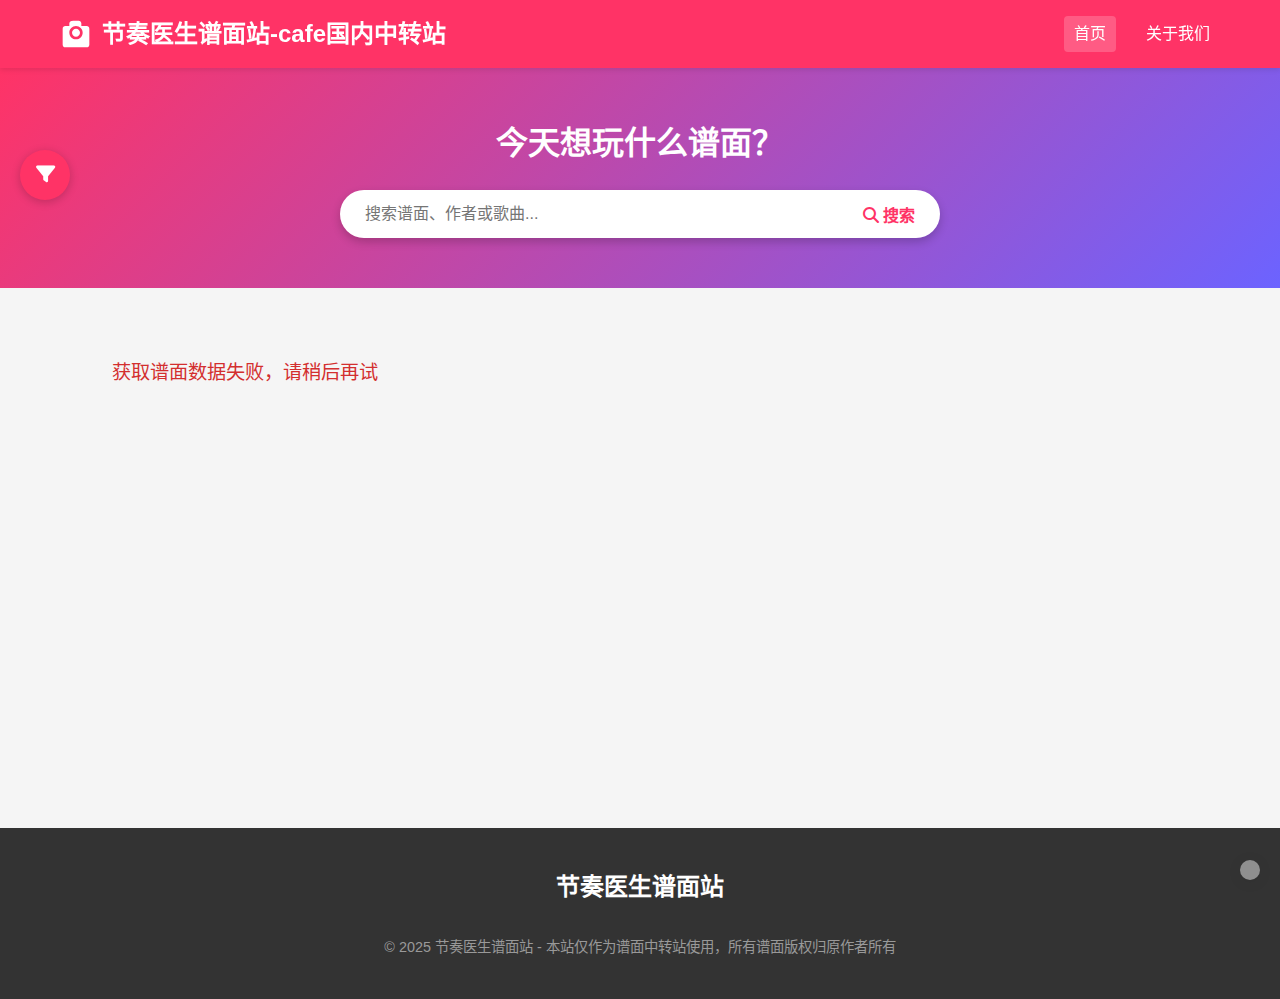
<file: index.html>
<!DOCTYPE html>
<html lang="zh-CN">
<head>
    <meta charset="UTF-8">
    <meta name="viewport" content="width=device-width, initial-scale=1.0">
    <meta http-equiv="Cache-Control" content="no-store, no-cache, must-revalidate, proxy-revalidate, max-age=0">
    <meta http-equiv="Pragma" content="no-cache">
    <meta http-equiv="Expires" content="0">
    <!-- 添加内容安全策略，防止XSS攻击 -->
    <meta http-equiv="Content-Security-Policy" content="default-src 'self'; script-src 'self'; style-src 'self' https://lf9-cdn-tos.bytecdntp.com; img-src 'self' https://s1.ax1x.com https://codex.rhythm.cafe data:; font-src 'self' https://lf9-cdn-tos.bytecdntp.com; connect-src 'self';">
    <title>节奏医生谱面站 - Rhythm Doctor中文谱面资源</title>
    <!-- 添加favicon -->
    <link rel="icon" href="favicon.svg" type="image/svg+xml">
    <!-- 使用字节跳动静态资源库 -->
    <link href="https://lf9-cdn-tos.bytecdntp.com/cdn/expire-1-M/font-awesome/6.0.0/css/all.min.css" rel="stylesheet">
    <link href="css/index.css" rel="stylesheet">
</head>
<body>
    <!-- 导航栏 -->
    <header>
        <div class="nav-container container">
            <div class="logo">
                <img src="[data-uri]" alt="Logo">
                <h1>节奏医生谱面站-cafe国内中转站</h1>
            </div>
            <nav class="nav-links">
                <a href="index.html" class="active">首页</a>
                <a href="about.html">关于我们</a>
            </nav>
        </div>
    </header>

    <!-- 搜索部分 -->
    <section class="search-section">
        <div class="container">
            <h2 class="search-title">今天想玩什么谱面？</h2>
            <div class="search-box">
                <input type="text" class="search-input" id="search-input" placeholder="搜索谱面、作者或歌曲...">
                <button class="search-button" id="search-button">
                    <i class="fas fa-search"></i> 搜索
                </button>
            </div>
        </div>
    </section>

    <!-- 筛选器侧边栏按钮 -->
    <button class="sidebar-toggle" id="sidebar-toggle">
        <i class="fas fa-filter"></i>
    </button>
    
    <!-- 遮罩层 -->
    <div class="sidebar-overlay" id="sidebar-overlay"></div>
    
    <!-- 筛选器侧边栏容器 -->
    <div class="sidebar-container" id="sidebar-container">
        <div class="filters-container">
            <h2 class="filters-title">筛选选项</h2>
            
            <!-- 标签筛选 -->
            <div class="filter-group">
                <h3 class="filter-title"><i class="fas fa-tags"></i> 标签 <span class="total-count">(5241)</span></h3>
                <div class="filter-search">
                    <input type="text" class="filter-search-input" placeholder="筛选...">
                </div>
                <ul class="filter-list" id="tag-filters">
                    <li class="filter-item">
                        <input type="checkbox" id="tag-1p" class="filter-checkbox" data-filter="tag" value="1p">
                        <label for="tag-1p" class="filter-label">1p <span class="filter-count">1102</span></label>
                    </li>
                    <li class="filter-item">
                        <input type="checkbox" id="tag-2p" class="filter-checkbox" data-filter="tag" value="2p">
                        <label for="tag-2p" class="filter-label">2p <span class="filter-count">420</span></label>
                    </li>
                    <li class="filter-item">
                        <input type="checkbox" id="tag-oneshots" class="filter-checkbox" data-filter="tag" value="oneshots">
                        <label for="tag-oneshots" class="filter-label">oneshots <span class="filter-count">340</span></label>
                    </li>
                    <li class="filter-item">
                        <input type="checkbox" id="tag-oneshot" class="filter-checkbox" data-filter="tag" value="oneshot">
                        <label for="tag-oneshot" class="filter-label">oneshot <span class="filter-count">287</span></label>
                    </li>
                    <li class="filter-item">
                        <input type="checkbox" id="tag-slow" class="filter-checkbox" data-filter="tag" value="slow">
                        <label for="tag-slow" class="filter-label">slow <span class="filter-count">285</span></label>
                    </li>
                    <li class="filter-item">
                        <input type="checkbox" id="tag-fast" class="filter-checkbox" data-filter="tag" value="fast">
                        <label for="tag-fast" class="filter-label">fast <span class="filter-count">254</span></label>
                    </li>
                    <li class="filter-item">
                        <input type="checkbox" id="tag-syncopation" class="filter-checkbox" data-filter="tag" value="syncopation">
                        <label for="tag-syncopation" class="filter-label">syncopation <span class="filter-count">252</span></label>
                    </li>
                    <li class="filter-item">
                        <input type="checkbox" id="tag-meme" class="filter-checkbox" data-filter="tag" value="meme">
                        <label for="tag-meme" class="filter-label">meme <span class="filter-count">188</span></label>
                    </li>
                    <li class="filter-item">
                        <input type="checkbox" id="tag-classic" class="filter-checkbox" data-filter="tag" value="classic">
                        <label for="tag-classic" class="filter-label">classic <span class="filter-count">153</span></label>
                    </li>
                    <li class="filter-item">
                        <input type="checkbox" id="tag-8beat" class="filter-checkbox" data-filter="tag" value="8beat">
                        <label for="tag-8beat" class="filter-label">8beat <span class="filter-count">143</span></label>
                    </li>
                </ul>
            </div>

            <!-- 作者筛选 -->
            <div class="filter-group">
                <h3 class="filter-title"><i class="fas fa-users"></i> 作者 <span class="total-count">(728)</span></h3>
                <div class="filter-search">
                    <input type="text" class="filter-search-input" placeholder="筛选...">
                </div>
                <ul class="filter-list" id="author-filters">
                    <li class="filter-item">
                        <input type="checkbox" id="author-xeno" class="filter-checkbox" data-filter="author" value="Xeno">
                        <label for="author-xeno" class="filter-label">Xeno <span class="filter-count">181</span></label>
                    </li>
                    <li class="filter-item">
                        <input type="checkbox" id="author-dps" class="filter-checkbox" data-filter="author" value="DPS2004">
                        <label for="author-dps" class="filter-label">DPS2004 <span class="filter-count">71</span></label>
                    </li>
                    <li class="filter-item">
                        <input type="checkbox" id="author-willowpoke" class="filter-checkbox" data-filter="author" value="willowpoke">
                        <label for="author-willowpoke" class="filter-label">willowpoke <span class="filter-count">68</span></label>
                    </li>
                    <li class="filter-item">
                        <input type="checkbox" id="author-mario" class="filter-checkbox" data-filter="author" value="MarioMak967">
                        <label for="author-mario" class="filter-label">MarioMak967 <span class="filter-count">68</span></label>
                    </li>
                    <li class="filter-item">
                        <input type="checkbox" id="author-het" class="filter-checkbox" data-filter="author" value="Het">
                        <label for="author-het" class="filter-label">Het <span class="filter-count">60</span></label>
                    </li>
                    <li class="filter-item">
                        <input type="checkbox" id="author-123wenhuaxu" class="filter-checkbox" data-filter="author" value="123wenhuaxu">
                        <label for="author-123wenhuaxu" class="filter-label">123wenhuaxu <span class="filter-count">58</span></label>
                    </li>
                    <li class="filter-item">
                        <input type="checkbox" id="author-healion123" class="filter-checkbox" data-filter="author" value="Healion123">
                        <label for="author-healion123" class="filter-label">Healion123 <span class="filter-count">57</span></label>
                    </li>
                    <li class="filter-item">
                        <input type="checkbox" id="author-blu" class="filter-checkbox" data-filter="author" value="blu">
                        <label for="author-blu" class="filter-label">blu <span class="filter-count">52</span></label>
                    </li>
                    <li class="filter-item">
                        <input type="checkbox" id="author-kin" class="filter-checkbox" data-filter="author" value="Kin">
                        <label for="author-kin" class="filter-label">Kin <span class="filter-count">48</span></label>
                    </li>
                    <li class="filter-item">
                        <input type="checkbox" id="author-kat" class="filter-checkbox" data-filter="author" value="Kat">
                        <label for="author-kat" class="filter-label">Kat <span class="filter-count">46</span></label>
                    </li>
                </ul>
            </div>

            <!-- 艺术家筛选 -->
            <div class="filter-group">
                <h3 class="filter-title"><i class="fas fa-music"></i> 艺术家 <span class="total-count">(2447)</span></h3>
                <div class="filter-search">
                    <input type="text" class="filter-search-input" placeholder="筛选...">
                </div>
                <ul class="filter-list" id="artist-filters">
                    <li class="filter-item">
                        <input type="checkbox" id="artist-toby" class="filter-checkbox" data-filter="artist" value="Toby Fox">
                        <label for="artist-toby" class="filter-label">Toby Fox <span class="filter-count">59</span></label>
                    </li>
                    <li class="filter-item">
                        <input type="checkbox" id="artist-fizzd" class="filter-checkbox" data-filter="artist" value="Fizzd">
                        <label for="artist-fizzd" class="filter-label">Fizzd <span class="filter-count">57</span></label>
                    </li>
                    <li class="filter-item">
                        <input type="checkbox" id="artist-frums" class="filter-checkbox" data-filter="artist" value="Frums">
                        <label for="artist-frums" class="filter-label">Frums <span class="filter-count">37</span></label>
                    </li>
                    <li class="filter-item">
                        <input type="checkbox" id="artist-xeno" class="filter-checkbox" data-filter="artist" value="Xeno">
                        <label for="artist-xeno" class="filter-label">Xeno <span class="filter-count">23</span></label>
                    </li>
                    <li class="filter-item">
                        <input type="checkbox" id="artist-louie" class="filter-checkbox" data-filter="artist" value="Louie Zong">
                        <label for="artist-louie" class="filter-label">Louie Zong <span class="filter-count">23</span></label>
                    </li>
                    <li class="filter-item">
                        <input type="checkbox" id="artist-atsuover" class="filter-checkbox" data-filter="artist" value="atsuover">
                        <label for="artist-atsuover" class="filter-label">atsuover <span class="filter-count">21</span></label>
                    </li>
                    <li class="filter-item">
                        <input type="checkbox" id="artist-lemon" class="filter-checkbox" data-filter="artist" value="Lemon Demon">
                        <label for="artist-lemon" class="filter-label">Lemon Demon <span class="filter-count">20</span></label>
                    </li>
                    <li class="filter-item">
                        <input type="checkbox" id="artist-hafiz" class="filter-checkbox" data-filter="artist" value="fizzd (Hafiz Azman)">
                        <label for="artist-hafiz" class="filter-label">fizzd (Hafiz Azman) <span class="filter-count">20</span></label>
                    </li>
                    <li class="filter-item">
                        <input type="checkbox" id="artist-plum" class="filter-checkbox" data-filter="artist" value="Plum">
                        <label for="artist-plum" class="filter-label">Plum <span class="filter-count">18</span></label>
                    </li>
                    <li class="filter-item">
                        <input type="checkbox" id="artist-camellia" class="filter-checkbox" data-filter="artist" value="かめりあ (Camellia)">
                        <label for="artist-camellia" class="filter-label">かめりあ (Camellia) <span class="filter-count">17</span></label>
                    </li>
                </ul>
            </div>

            <!-- 难度筛选 -->
            <div class="filter-group">
                <h3 class="filter-title"><i class="fas fa-chart-line"></i> 难度 <span class="total-count">(4)</span></h3>
                <ul class="filter-list" id="difficulty-filters">
                    <li class="filter-item">
                        <input type="checkbox" id="diff-0" class="filter-checkbox" data-filter="difficulty" value="0">
                        <label for="diff-0" class="filter-label">Easy <span class="filter-count">869</span></label>
                    </li>
                    <li class="filter-item">
                        <input type="checkbox" id="diff-1" class="filter-checkbox" data-filter="difficulty" value="1">
                        <label for="diff-1" class="filter-label">Medium <span class="filter-count">1748</span></label>
                    </li>
                    <li class="filter-item">
                        <input type="checkbox" id="diff-2" class="filter-checkbox" data-filter="difficulty" value="2">
                        <label for="diff-2" class="filter-label">Tough <span class="filter-count">1093</span></label>
                    </li>
                    <li class="filter-item">
                        <input type="checkbox" id="diff-3" class="filter-checkbox" data-filter="difficulty" value="3">
                        <label for="diff-3" class="filter-label">Very Tough <span class="filter-count">238</span></label>
                    </li>
                </ul>
            </div>
            
            <!-- 同行评审筛选 -->
            <div class="filter-group">
                <h3 class="filter-title"><i class="fas fa-check-circle"></i> 同行评审</h3>
                <ul class="filter-list" id="review-filters">
                    <li class="filter-item">
                        <input type="radio" id="review-peer" name="review" class="filter-checkbox" data-filter="review" value="peer" checked>
                        <label for="review-peer" class="filter-label">Only peer-reviewed levels</label>
                    </li>
                    <li class="filter-item">
                        <input type="radio" id="review-all" name="review" class="filter-checkbox" data-filter="review" value="all">
                        <label for="review-all" class="filter-label">All levels</label>
                    </li>
                </ul>
            </div>

            <!-- 应用筛选按钮 -->
            <div class="filter-actions">
                <button id="apply-filters" class="apply-filters-btn">应用筛选</button>
                <button id="reset-filters" class="reset-filters-btn">重置筛选</button>
            </div>
        </div>
    </div>

    <!-- 主要内容部分 -->
    <main class="main-content">
        <div class="content-wrapper container" id="content-wrapper">
            <!-- 加载指示器 -->
            <div id="loading-indicator" class="loading-indicator">
                <div class="spinner"></div>
                <p>正在加载谱面数据...</p>
            </div>

            <!-- 谱面展示 -->
            <div class="levels-grid" id="levels-grid">
                <!-- 谱面卡片将由JavaScript动态生成 -->
            </div>

            <!-- 分页部分 -->
            <div class="pagination" id="pagination">
                <!-- 分页将由JavaScript动态生成 -->
            </div>
        </div>
    </main>

    <!-- 页脚部分 -->
    <footer>
        <div class="footer-content container">
            <div class="footer-logo">节奏医生谱面站</div>
            <div class="footer-copyright">
                © 2025 节奏医生谱面站 - 本站仅作为谱面中转站使用，所有谱面版权归原作者所有
            </div>
        </div>
    </footer>

    <!-- JavaScript -->
    <script src="js/index.js"></script>
</body>
</html>
</file>
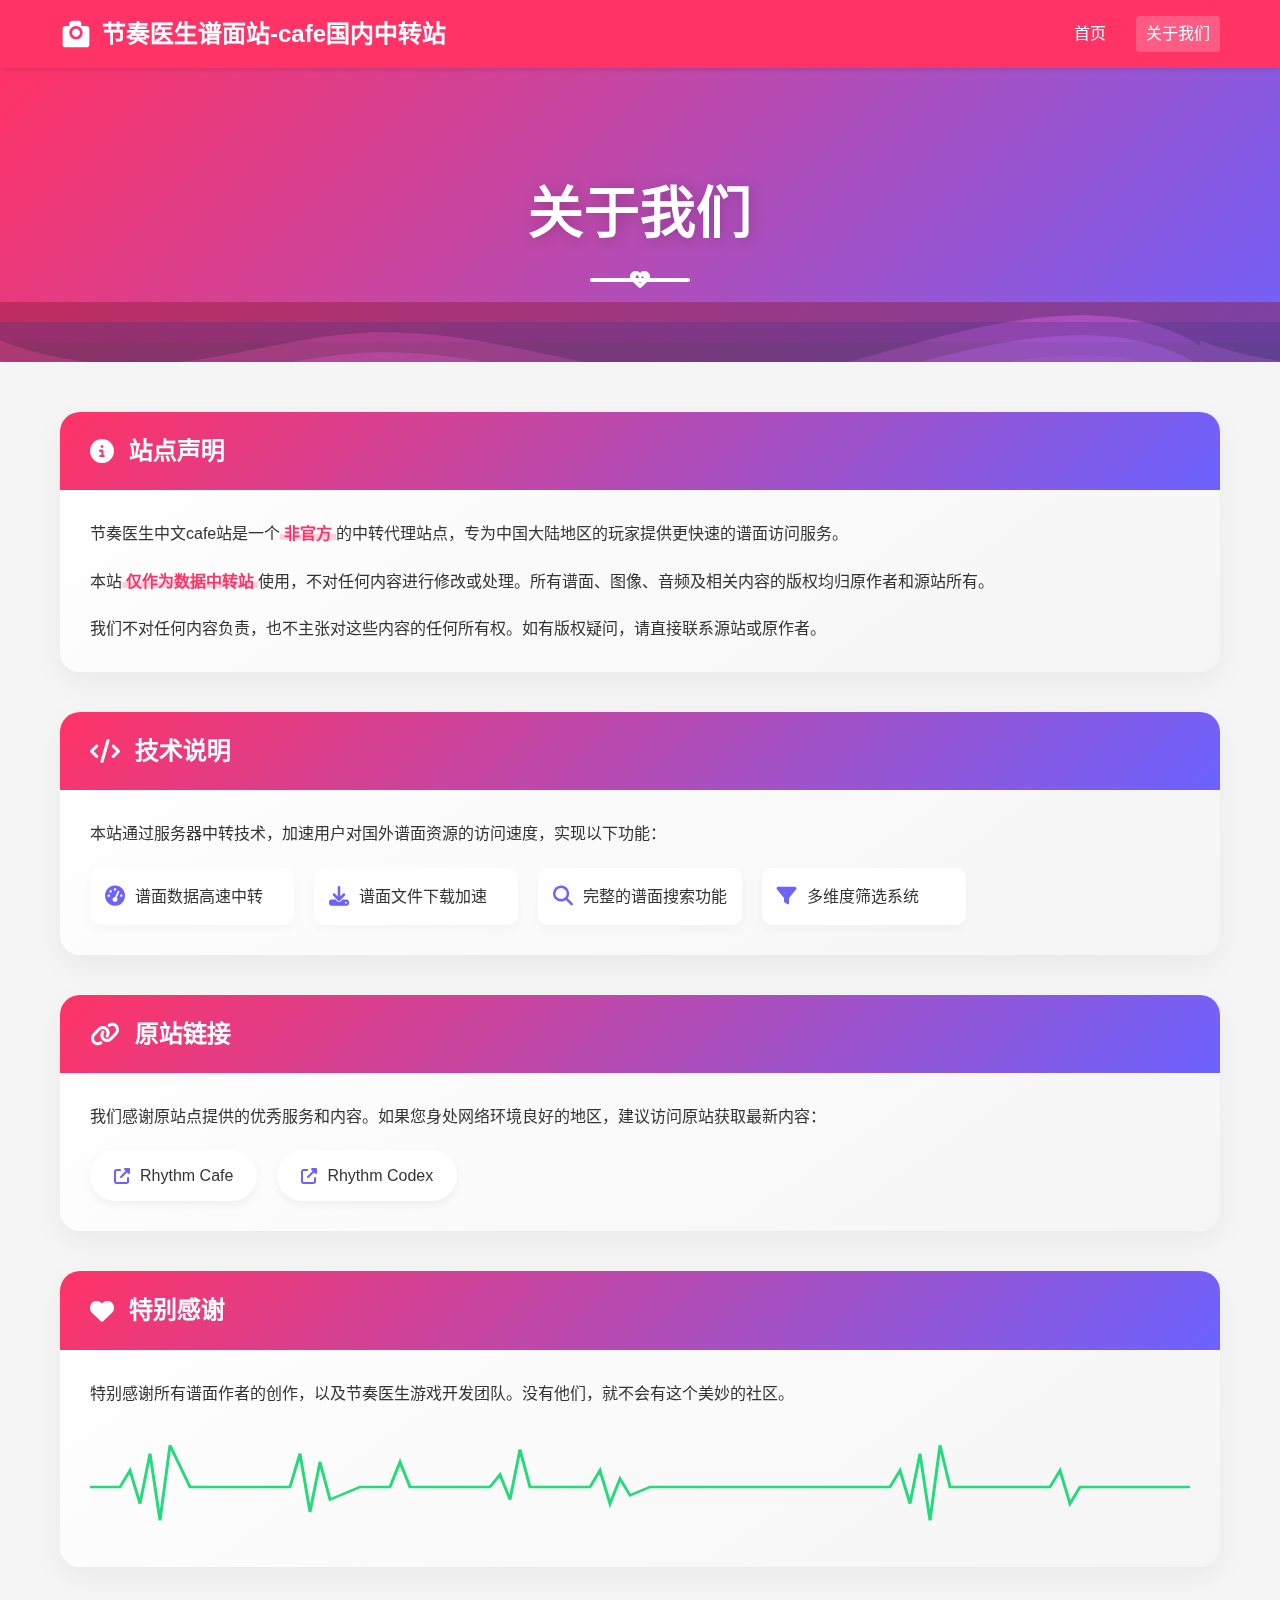
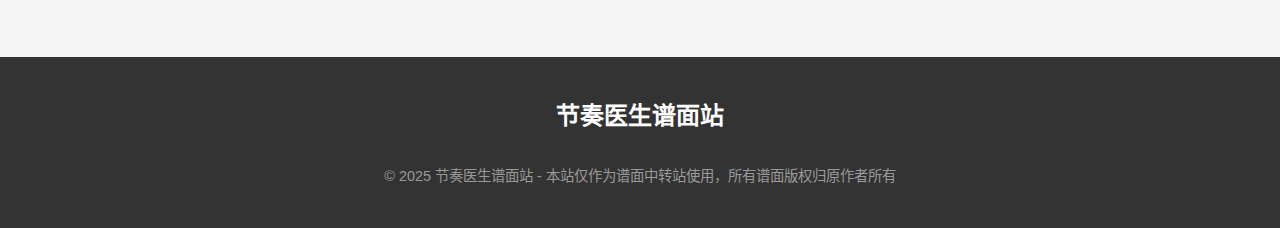
<file: about.html>
<!DOCTYPE html>
<html lang="zh-CN">
<head>
    <meta charset="UTF-8">
    <meta name="viewport" content="width=device-width, initial-scale=1.0">
    <meta http-equiv="Content-Security-Policy" content="default-src 'self'; script-src 'self'; style-src 'self' https://lf9-cdn-tos.bytecdntp.com; img-src 'self' https://s1.ax1x.com https://codex.rhythm.cafe data:; font-src 'self' https://lf9-cdn-tos.bytecdntp.com; connect-src 'self';">
    <title>关于我们 - 节奏医生谱面站</title>
    <!-- 添加favicon -->
    <link rel="icon" href="favicon.svg" type="image/svg+xml">
    <!-- 使用字节跳动静态资源库 -->
    <link href="https://lf9-cdn-tos.bytecdntp.com/cdn/expire-1-M/font-awesome/6.0.0/css/all.min.css" rel="stylesheet">
    <link href="css/index.css" rel="stylesheet">
    <link href="css/about.css" rel="stylesheet">
</head>
<body>
    <!-- 导航栏 -->
    <header>
        <div class="nav-container container">
            <div class="logo">
                <img src="[data-uri]" alt="Logo">
                <h1>节奏医生谱面站-cafe国内中转站</h1>
            </div>
            <nav class="nav-links">
                <a href="index.html">首页</a>
                <a href="about.html" class="active">关于我们</a>
            </nav>
        </div>
    </header>

    <!-- 关于我们内容 -->
    <main class="about-main">
        <!-- 顶部标题区域 -->
        <section class="about-hero">
            <div class="container">
                <div class="about-hero-content">
                    <h2 class="about-title">关于我们</h2>
                    <div class="beat-line"><i class="fas fa-heartbeat pulse"></i></div>
                </div>
            </div>
            <div class="wave-container">
                <div class="wave"></div>
                <div class="wave"></div>
                <div class="wave"></div>
            </div>
        </section>
        
        <!-- 声明区域 -->
        <section class="about-content">
            <div class="container">
                <div class="about-card">
                    <div class="about-card-header">
                        <i class="fas fa-info-circle"></i>
                        <h3>站点声明</h3>
                    </div>
                    <div class="about-card-body">
                        <p>节奏医生中文cafe站是一个<span class="highlight">非官方</span>的中转代理站点，专为中国大陆地区的玩家提供更快速的谱面访问服务。</p>
                        <p>本站<span class="highlight">仅作为数据中转站</span>使用，不对任何内容进行修改或处理。所有谱面、图像、音频及相关内容的版权均归原作者和源站所有。</p>
                        <p>我们不对任何内容负责，也不主张对这些内容的任何所有权。如有版权疑问，请直接联系源站或原作者。</p>
                    </div>
                </div>
                
                <div class="about-card">
                    <div class="about-card-header">
                        <i class="fas fa-code"></i>
                        <h3>技术说明</h3>
                    </div>
                    <div class="about-card-body">
                        <p>本站通过服务器中转技术，加速用户对国外谱面资源的访问速度，实现以下功能：</p>
                        <ul class="feature-list">
                            <li><i class="fas fa-tachometer-alt"></i> <span>谱面数据高速中转</span></li>
                            <li><i class="fas fa-download"></i> <span>谱面文件下载加速</span></li>
                            <li><i class="fas fa-search"></i> <span>完整的谱面搜索功能</span></li>
                            <li><i class="fas fa-filter"></i> <span>多维度筛选系统</span></li>
                        </ul>
                    </div>
                </div>
                
                <div class="about-card">
                    <div class="about-card-header">
                        <i class="fas fa-link"></i>
                        <h3>原站链接</h3>
                    </div>
                    <div class="about-card-body">
                        <p>我们感谢原站点提供的优秀服务和内容。如果您身处网络环境良好的地区，建议访问原站获取最新内容：</p>
                        <div class="source-links">
                            <a href="https://rhythm.cafe/" target="_blank" rel="noopener noreferrer" class="source-link">
                                <i class="fas fa-external-link-alt"></i>
                                <span>Rhythm Cafe</span>
                            </a>
                            <a href="https://codex.rhythm.cafe/" target="_blank" rel="noopener noreferrer" class="source-link">
                                <i class="fas fa-external-link-alt"></i>
                                <span>Rhythm Codex</span>
                            </a>
                        </div>
                    </div>
                </div>
                
                <div class="about-card">
                    <div class="about-card-header">
                        <i class="fas fa-heart"></i>
                        <h3>特别感谢</h3>
                    </div>
                    <div class="about-card-body">
                        <p>特别感谢所有谱面作者的创作，以及节奏医生游戏开发团队。没有他们，就不会有这个美妙的社区。</p>
                        <div class="heartbeat-container">
                            <div class="heartbeat"></div>
                        </div>
                    </div>
                </div>
            </div>
        </section>
    </main>

    <!-- 页脚部分 -->
    <footer>
        <div class="footer-content container">
            <div class="footer-logo">节奏医生谱面站</div>
            <div class="footer-copyright">
                © 2025 节奏医生谱面站 - 本站仅作为谱面中转站使用，所有谱面版权归原作者所有
            </div>
        </div>
    </footer>

    <!-- JavaScript -->
    <script src="js/about.js"></script>
</body>
</html>
</file>
<file: css/index.css>
/* 全局样式 */
:root {
    --primary-color: #ff3366;
    --secondary-color: #6c63ff;
    --accent-color: #4caf50;
    --background-color: #f5f5f5;
    --card-bg: #ffffff;
    --text-color: #333333;
    --text-light: #666666;
    --border-color: #e0e0e0;
    --shadow-color: rgba(0, 0, 0, 0.1);
    --animation-speed: 0.3s;
    --sidebar-width: 300px;
}

* {
    margin: 0;
    padding: 0;
    box-sizing: border-box;
}

body {
    font-family: "PingFang SC", "Microsoft YaHei", sans-serif;
    background-color: var(--background-color);
    color: var(--text-color);
    line-height: 1.6;
}

.container {
    max-width: 1200px;
    margin: 0 auto;
    padding: 0 20px;
}

a {
    text-decoration: none;
    color: var(--primary-color);
    transition: color var(--animation-speed) ease;
}

a:hover {
    color: var(--secondary-color);
}

/* 导航栏样式 */
header {
    background-color: var(--primary-color);
    color: white;
    padding: 15px 0;
    box-shadow: 0 2px 5px var(--shadow-color);
    position: sticky;
    top: 0;
    z-index: 100;
}

.nav-container {
    display: flex;
    justify-content: space-between;
    align-items: center;
}

.logo {
    display: flex;
    align-items: center;
}

.logo img {
    height: 32px;
    margin-right: 10px;
}

.logo h1 {
    font-size: 1.5rem;
    font-weight: 600;
}

.nav-links {
    display: flex;
    gap: 20px;
}

.nav-links a {
    color: white;
    font-weight: 500;
    padding: 5px 10px;
    border-radius: 4px;
    transition: background-color var(--animation-speed) ease;
}

.nav-links a:hover, .nav-links a.active {
    background-color: rgba(255, 255, 255, 0.2);
}

/* 搜索部分样式 */
.search-section {
    background: linear-gradient(135deg, var(--primary-color), var(--secondary-color));
    padding: 50px 0;
    color: white;
    text-align: center;
}

.search-title {
    font-size: 2rem;
    margin-bottom: 20px;
    font-weight: 600;
}

.search-box {
    display: flex;
    max-width: 600px;
    margin: 0 auto;
    box-shadow: 0 4px 10px rgba(0, 0, 0, 0.2);
    border-radius: 50px;
    overflow: hidden;
}

.search-input {
    flex: 1;
    padding: 15px 25px;
    border: none;
    outline: none;
    font-size: 1rem;
}

.search-button {
    background-color: white;
    color: var(--primary-color);
    border: none;
    padding: 0 25px;
    cursor: pointer;
    font-weight: 600;
    font-size: 1rem;
    transition: background-color var(--animation-speed) ease;
}

.search-button:hover {
    background-color: #f0f0f0;
}

/* 侧边栏切换按钮 */
.sidebar-toggle {
    position: fixed;
    left: 20px;
    top: 150px;
    background-color: var(--primary-color);
    color: white;
    border: none;
    width: 50px;
    height: 50px;
    border-radius: 50%;
    font-size: 1.2rem;
    cursor: pointer;
    box-shadow: 0 2px 10px rgba(0, 0, 0, 0.2);
    z-index: 99;
    display: flex;
    align-items: center;
    justify-content: center;
    transition: transform var(--animation-speed) ease, background-color var(--animation-speed) ease;
}

.sidebar-toggle:hover {
    background-color: var(--secondary-color);
    transform: scale(1.05);
}

/* 遮罩层 */
.sidebar-overlay {
    position: fixed;
    top: 0;
    left: 0;
    width: 100%;
    height: 100%;
    background-color: rgba(0, 0, 0, 0.5);
    z-index: 98;
    opacity: 0;
    visibility: hidden;
    transition: opacity var(--animation-speed) ease, visibility var(--animation-speed) ease;
}

.sidebar-overlay.active {
    opacity: 1;
    visibility: visible;
}

/* 筛选器侧边栏 */
.sidebar-container {
    position: fixed;
    top: 0;
    left: -110%; /* 使用更大的负值确保完全隐藏 */
    width: var(--sidebar-width);
    height: 100%;
    background-color: white;
    z-index: 99;
    box-shadow: 2px 0 10px var(--shadow-color);
    transition: left var(--animation-speed) ease, visibility var(--animation-speed) ease;
    overflow-y: auto; /* 保留整个侧边栏的滚动 */
    visibility: hidden; /* 添加隐藏属性 */
}

.sidebar-container.active {
    left: 0;
    visibility: visible; /* 激活时显示 */
}

.filters-container {
    padding: 20px;
}

.filters-title {
    font-size: 1.5rem;
    margin-bottom: 20px;
    padding-bottom: 10px;
    border-bottom: 1px solid var(--border-color);
    color: var(--primary-color);
}

.filter-group {
    margin-bottom: 20px;
}

.filter-title {
    font-size: 1.1rem;
    margin-bottom: 10px;
    display: flex;
    align-items: center;
    gap: 10px;
    color: var(--secondary-color);
}

.total-count {
    font-size: 0.8rem;
    color: var(--text-light);
    font-weight: normal;
}

.filter-search {
    margin-bottom: 10px;
}

.filter-search-input {
    width: 100%;
    padding: 8px 10px;
    border: 1px solid var(--border-color);
    border-radius: 4px;
    font-size: 0.9rem;
    outline: none;
    transition: border-color var(--animation-speed) ease;
}

.filter-search-input:focus {
    border-color: var(--primary-color);
}

.filter-list {
    list-style: none;
    display: flex;
    flex-direction: column;
    gap: 8px;
    /* 移除最大高度限制和滚动条 */
    max-height: none;
    overflow-y: visible;
}

.filter-item {
    display: flex;
    align-items: center;
}

.filter-checkbox {
    margin-right: 8px;
    cursor: pointer;
}

.filter-label {
    cursor: pointer;
    display: flex;
    justify-content: space-between;
    width: 100%;
    flex-wrap: wrap; /* 允许在小屏幕上换行 */
}

.filter-count {
    color: var(--text-light);
    font-size: 0.9rem;
}

/* 筛选按钮 */
.filter-actions {
    display: flex;
    gap: 10px;
    margin-top: 20px;
    position: sticky; /* 使按钮固定在底部 */
    bottom: 20px;
    background-color: white;
    padding-top: 10px;
    z-index: 2;
}

.apply-filters-btn, .reset-filters-btn {
    padding: 10px 15px;
    border: none;
    border-radius: 4px;
    cursor: pointer;
    font-weight: 500;
    transition: background-color var(--animation-speed) ease, transform var(--animation-speed) ease;
}

.apply-filters-btn {
    background-color: var(--primary-color);
    color: white;
    flex: 2;
}

.reset-filters-btn {
    background-color: #e0e0e0;
    color: var(--text-color);
    flex: 1;
}

.apply-filters-btn:hover, .reset-filters-btn:hover {
    transform: translateY(-2px);
}

.apply-filters-btn:hover {
    background-color: var(--secondary-color);
}

.reset-filters-btn:hover {
    background-color: #d0d0d0;
}

/* 主要内容 */
.main-content {
    padding: 30px 0;
    min-height: 60vh;
}

.content-wrapper {
    transition: margin-left var(--animation-speed) ease;
}

.content-wrapper.sidebar-active {
    margin-left: var(--sidebar-width);
}

/* 加载指示器 */
.loading-indicator {
    display: none;
    flex-direction: column;
    align-items: center;
    justify-content: center;
    padding: 40px 0;
}

.spinner {
    width: 50px;
    height: 50px;
    border: 5px solid rgba(255, 51, 102, 0.2);
    border-top-color: var(--primary-color);
    border-radius: 50%;
    animation: spin 1s linear infinite;
    margin-bottom: 15px;
}

@keyframes spin {
    to {
        transform: rotate(360deg);
    }
}

/* 错误消息 */
.error-message {
    text-align: center;
    padding: 40px 0;
    color: #d32f2f;
    font-size: 1.2rem;
}

.no-results {
    text-align: center;
    padding: 40px 0;
    color: var(--text-light);
    font-size: 1.2rem;
}

/* 谱面卡片网格 */
.levels-grid {
    display: grid;
    grid-template-columns: repeat(auto-fill, minmax(280px, 1fr));
    gap: 25px;
    margin-bottom: 40px;
}

/* 谱面卡片样式 */
.level-card {
    background-color: var(--card-bg);
    border-radius: 10px;
    overflow: hidden;
    box-shadow: 0 4px 15px var(--shadow-color);
    transition: transform var(--animation-speed) ease, box-shadow var(--animation-speed) ease;
    opacity: 0;
    transform: translateY(20px);
    animation: fadeIn 0.5s forwards;
    animation-delay: calc(var(--card-index) * 0.1s);
    display: flex;
    flex-direction: column;
    height: 100%;
    position: relative; /* 添加相对定位，方便放置绝对定位元素 */
}

@keyframes fadeIn {
    to {
        opacity: 1;
        transform: translateY(0);
    }
}

.level-card:hover {
    transform: translateY(-5px);
    box-shadow: 0 10px 25px var(--shadow-color);
}

.card-image {
    position: relative;
    height: 180px;
    overflow: hidden;
    flex-shrink: 0;
}

.card-image img {
    width: 100%;
    height: 100%;
    object-fit: cover;
    transition: transform var(--animation-speed) ease;
}

.level-card:hover .card-image img {
    transform: scale(1.05);
}

/* 添加卡片描述样式 */
.card-description {
    position: absolute;
    top: 0;
    left: 0;
    right: 0;
    padding: 15px;
    background-color: rgba(0, 0, 0, 0.75);
    color: white;
    font-size: 0.9rem;
    transform: translateY(-100%);
    transition: transform var(--animation-speed) ease;
    z-index: 2;
    max-height: 180px;
    overflow-y: auto;
}

.level-card:hover .card-description {
    transform: translateY(0);
}

/* 添加同行评审标记样式 */
.peer-reviewed-badge {
    background-color: var(--accent-color);
    color: white;
    width: 18px;
    height: 18px;
    border-radius: 50%;
    display: inline-flex;
    justify-content: center;
    align-items: center;
    font-size: 0.7rem;
    margin-right: 5px;
    box-shadow: 0 1px 3px rgba(0, 0, 0, 0.2);
    position: relative;
    top: -1px;
}

.difficulty-badge {
    position: absolute;
    top: 10px;
    right: 10px;
    padding: 5px 10px;
    border-radius: 20px;
    font-size: 0.8rem;
    font-weight: 600;
    color: white;
}

.easy {
    background-color: var(--accent-color);
}

.medium {
    background-color: #ff9800;
}

.tough {
    background-color: #f44336;
}

.expert {
    background-color: #9c27b0;
}

.card-content {
    padding: 20px;
    display: flex;
    flex-direction: column;
    flex-grow: 1;
}

.card-title {
    font-size: 1.2rem;
    margin-bottom: 5px;
    white-space: nowrap;
    overflow: hidden;
    text-overflow: ellipsis;
}

.card-artist {
    color: var(--text-light);
    font-size: 0.9rem;
    margin-bottom: 15px;
    white-space: nowrap;
    overflow: hidden;
    text-overflow: ellipsis;
}

.card-meta {
    display: flex;
    justify-content: space-between;
    margin-bottom: 15px;
    font-size: 0.9rem;
    color: var(--text-light);
}

.card-tags {
    display: flex;
    flex-wrap: wrap;
    gap: 5px;
    margin-bottom: 15px;
}

.card-tag {
    background-color: #f0f0f0;
    padding: 3px 8px;
    border-radius: 15px;
    font-size: 0.8rem;
    color: var(--text-light);
}

.card-actions {
    display: flex;
    justify-content: center;
    gap: 10px;
    flex-wrap: wrap;
    margin-top: auto; /* 推到底部 */
}

.download-button {
    background-color: var(--primary-color);
    color: white;
    border: none;
    padding: 8px 15px;
    border-radius: 20px;
    cursor: pointer;
    font-weight: 500;
    text-align: center;
    transition: background-color var(--animation-speed) ease;
    display: inline-block;
}

.primary-download {
    flex: 2;
}

.secondary-download {
    flex: 1;
    background-color: var(--secondary-color);
    font-size: 0.9rem;
}

.download-button.disabled {
    background-color: #cccccc;
    cursor: not-allowed;
    color: #666666;
}

.download-button:hover:not(.disabled) {
    background-color: var(--secondary-color);
    color: white;
}

.secondary-download:hover {
    background-color: var(--primary-color);
}

/* 分页样式 */
.pagination {
    position: fixed;
    bottom: 20px;
    right: 20px;
    display: flex;
    justify-content: center;
    align-items: center;
    gap: 5px;
    flex-wrap: wrap;
    z-index: 90;
    background-color: rgba(255, 255, 255, 0.9);
    padding: 10px;
    border-radius: 10px;
    box-shadow: 0 2px 15px rgba(0, 0, 0, 0.15);
    max-width: 90%;
    transition: opacity 0.3s ease, transform 0.3s ease;
    opacity: 0.5;
    transform: translateY(0);
}

.pagination:hover {
    opacity: 1;
    transform: translateY(-5px);
}

.page-info {
    margin: 0 10px;
    color: var(--text-light);
    font-size: 0.85rem;
    white-space: nowrap;
}

.page-link {
    display: flex;
    align-items: center;
    justify-content: center;
    width: 40px;
    height: 40px;
    border-radius: 50%;
    background-color: white;
    color: var(--text-color);
    font-weight: 500;
    transition: background-color var(--animation-speed) ease, color var(--animation-speed) ease;
    box-shadow: 0 2px 5px var(--shadow-color);
}

.page-link.active {
    background-color: var(--primary-color);
    color: white;
    box-shadow: 0 3px 8px rgba(255, 51, 102, 0.3);
}

.page-link:hover:not(.active):not(.disabled) {
    background-color: #f0f0f0;
    transform: translateY(-2px);
}

.page-link.disabled {
    color: var(--text-light);
    opacity: 0.5;
    cursor: default;
    background-color: #f5f5f5;
    box-shadow: none;
}

/* 响应式设计 */
@media (max-width: 768px) {
    .nav-container {
        flex-direction: column;
        gap: 10px;
    }
    
    .search-box {
        flex-direction: column;
        border-radius: 10px;
    }
    
    .search-input {
        border-radius: 10px 10px 0 0;
    }
    
    .search-button {
        border-radius: 0 0 10px 10px;
        padding: 10px;
    }
    
    .levels-grid {
        grid-template-columns: repeat(auto-fill, minmax(250px, 1fr));
    }
    
    .content-wrapper.sidebar-active {
        margin-left: 0; /* 不移动内容区 */
    }
    
    .sidebar-container {
        width: 85%; /* 在移动设备上减小宽度 */
        left: -110%; /* 确保彻底隐藏 */
    }
    
    /* 优化移动端筛选器样式 */
    .filter-group {
        margin-bottom: 15px;
    }
    
    .filter-label {
        font-size: 0.95rem;
    }
    
    .filter-actions {
        position: sticky;
        bottom: 0;
        padding: 15px 0;
        background-color: white;
        box-shadow: 0 -2px 10px rgba(0, 0, 0, 0.1);
        margin: 0 -20px;
        padding: 15px 20px;
        width: calc(100% + 40px);
    }
    
    .apply-filters-btn, .reset-filters-btn {
        padding: 12px 15px;
        font-size: 1rem;
    }
    
    /* 调整侧边栏切换按钮位置 */
    .sidebar-toggle {
        top: auto;
        bottom: 80px;
        left: 15px;
    }
    
    .page-info {
        display: none;  /* 在移动设备上隐藏页码信息文本 */
    }
    
    .pagination {
        padding: 8px;
        bottom: 15px;
        right: 15px;
    }
    
    .page-link {
        width: 35px;
        height: 35px;
    }
    
    /* 调整移动端的卡片描述 */
    .card-description {
        font-size: 0.8rem;
        padding: 10px;
    }
    
    .peer-reviewed-badge {
        width: 20px;
        height: 20px;
        font-size: 0.8rem;
    }
}

/* 页脚样式 */
footer {
    background-color: #333;
    color: white;
    padding: 40px 0;
}

.footer-content {
    display: flex;
    flex-direction: column;
    align-items: center;
    gap: 20px;
}

.footer-logo {
    font-size: 1.5rem;
    font-weight: 600;
}

.footer-links {
    display: flex;
    gap: 20px;
}

.footer-links a {
    color: #ccc;
}

.footer-links a:hover {
    color: white;
}

.footer-copyright {
    color: #999;
    text-align: center;
    font-size: 0.9rem;
    margin-top: 10px;
}
</file>
<file: css/about.css>
/* 关于我们页面样式 */
:root {
    --primary-gradient: linear-gradient(135deg, var(--primary-color), var(--secondary-color));
    --heartbeat-color: #26d97a;
    --wave-color-1: rgba(255, 51, 102, 0.4);
    --wave-color-2: rgba(108, 99, 255, 0.4);
    --wave-color-3: rgba(76, 175, 80, 0.3);
    --card-gradient: linear-gradient(145deg, #ffffff, #f5f5f5);
}

/* 标题区域 */
.about-hero {
    background: var(--primary-gradient);
    padding: 100px 0 120px;
    position: relative;
    overflow: hidden;
    color: white;
    text-align: center;
}

.about-title {
    font-size: 3.5rem;
    margin-bottom: 20px;
    position: relative;
    display: inline-block;
    text-shadow: 2px 2px 15px rgba(0, 0, 0, 0.2);
    animation: fadeSlideUp 0.8s ease-out forwards;
}

.beat-line {
    width: 100px;
    height: 4px;
    background-color: white;
    margin: 0 auto;
    position: relative;
    border-radius: 2px;
    animation: expandWidth 1.2s ease-out forwards;
}

.pulse {
    position: absolute;
    top: -8px;
    left: 50%;
    font-size: 20px;
    transform: translateX(-50%);
    animation: pulse 1.5s infinite;
}

/* 波浪效果 */
.wave-container {
    position: absolute;
    bottom: 0;
    left: 0;
    width: 100%;
    height: 100px;
    overflow: hidden;
}

.wave {
    position: absolute;
    bottom: 0;
    left: 0;
    width: 200%;
    height: 100px;
    background-image: url("data:image/svg+xml,%3Csvg xmlns='http://www.w3.org/2000/svg' viewBox='0 0 1200 120' preserveAspectRatio='none'%3E%3Cpath d='M0,0V46.29c47.79,22.2,103.59,32.17,158,28,70.36-5.37,136.33-33.31,206.8-37.5C438.64,32.43,512.34,53.67,583,72.05c69.27,18,138.3,24.88,209.4,13.08,36.15-6,69.85-17.84,104.45-29.34C989.49,25,1113-14.29,1200,52.47V0Z' opacity='.25'/%3E%3C/svg%3E");
    background-size: 1200px 100px;
    animation: waveAnimation 20s linear infinite;
    opacity: 0.8;
}

.wave:nth-child(2) {
    bottom: 0;
    opacity: 0.5;
    animation: waveAnimationReverse 15s linear infinite;
    background-color: var(--wave-color-2);
    height: 80px;
}

.wave:nth-child(3) {
    bottom: 0;
    opacity: 0.2;
    animation: waveAnimation 30s linear infinite;
    background-color: var(--wave-color-3);
    height: 60px;
}

.wave:first-child {
    background-color: var(--wave-color-1);
}

@keyframes waveAnimation {
    0% {transform: translateX(0);}
    100% {transform: translateX(-50%);}
}

@keyframes waveAnimationReverse {
    0% {transform: translateX(-50%);}
    100% {transform: translateX(0);}
}

/* 内容区域 */
.about-content {
    background-color: var(--background-color);
    padding: 50px 0;
    position: relative;
    z-index: 1;
    margin-top: -40px;
}

.about-card {
    background: var(--card-gradient);
    border-radius: 20px;
    margin-bottom: 40px;
    box-shadow: 0 10px 30px rgba(0, 0, 0, 0.05);
    overflow: hidden;
    transition: transform 0.3s ease, box-shadow 0.3s ease;
    animation: fadeSlideUp 0.8s ease-out forwards;
    opacity: 0;
    transform: translateY(30px);
}

.about-card:nth-child(1) {animation-delay: 0.2s;}
.about-card:nth-child(2) {animation-delay: 0.4s;}
.about-card:nth-child(3) {animation-delay: 0.6s;}
.about-card:nth-child(4) {animation-delay: 0.8s;}

.about-card:hover {
    transform: translateY(-5px);
    box-shadow: 0 15px 40px rgba(0, 0, 0, 0.1);
}

.about-card-header {
    background: var(--primary-gradient);
    color: white;
    padding: 20px 30px;
    display: flex;
    align-items: center;
    position: relative;
    overflow: hidden;
}

.about-card-header i {
    font-size: 24px;
    margin-right: 15px;
}

.about-card-header h3 {
    font-size: 1.5rem;
    margin: 0;
}

.about-card-body {
    padding: 30px;
    line-height: 1.7;
    color: var(--text-color);
}

.about-card-body p {
    margin-bottom: 20px;
}

.about-card-body p:last-child {
    margin-bottom: 0;
}

.highlight {
    position: relative;
    color: var(--primary-color);
    font-weight: 600;
    padding: 0 4px;
    z-index: 1;
}

.highlight::before {
    content: '';
    position: absolute;
    left: 0;
    bottom: 2px;
    width: 100%;
    height: 6px;
    background-color: var(--primary-color);
    opacity: 0.2;
    z-index: -1;
    transition: height 0.2s ease, opacity 0.2s ease;
}

.highlight:hover::before {
    height: 100%;
    opacity: 0.1;
}

/* 特性列表 */
.feature-list {
    list-style: none;
    padding: 0;
    margin: 0;
    display: grid;
    grid-template-columns: repeat(auto-fill, minmax(200px, 1fr));
    gap: 20px;
}

.feature-list li {
    display: flex;
    align-items: center;
    padding: 15px;
    background-color: white;
    border-radius: 10px;
    box-shadow: 0 4px 10px rgba(0, 0, 0, 0.03);
    transition: transform 0.2s ease;
}

.feature-list li:hover {
    transform: translateY(-3px);
}

.feature-list i {
    color: var(--secondary-color);
    font-size: 20px;
    margin-right: 10px;
}

/* 来源链接 */
.source-links {
    display: flex;
    flex-wrap: wrap;
    gap: 20px;
    margin-top: 20px;
}

.source-link {
    display: inline-flex;
    align-items: center;
    padding: 12px 24px;
    background-color: white;
    border-radius: 50px;
    box-shadow: 0 4px 10px rgba(0, 0, 0, 0.05);
    color: var(--text-color);
    font-weight: 500;
    transition: all 0.3s ease;
}

.source-link i {
    margin-right: 10px;
    color: var(--secondary-color);
    transition: transform 0.3s ease;
}

.source-link:hover {
    background-color: var(--secondary-color);
    color: white;
    transform: translateY(-3px);
    box-shadow: 0 10px 20px rgba(108, 99, 255, 0.2);
}

.source-link:hover i {
    color: white;
    transform: translateX(3px);
}

/* 心电图动画 */
.heartbeat-container {
    height: 100px;
    display: flex;
    justify-content: center;
    align-items: center;
    margin-top: 30px;
}

.heartbeat {
    width: 100%;
    height: 100%;
    background-image: url("data:image/svg+xml,%3Csvg xmlns='http://www.w3.org/2000/svg' viewBox='0 0 1200 120' preserveAspectRatio='none' fill='none' stroke='%2326d97a' stroke-width='3'%3E%3Cpath d='M0,60 L30,60 L40,40 L50,80 L60,20 L70,100 L80,10 L100,60 L180,60 L200,60 L210,20 L220,90 L230,30 L240,75 L270,60 L300,60 L310,30 L320,60 L400,60 L410,45 L420,75 L430,15 L440,60 L500,60 L510,40 L520,80 L530,50 L540,70 L560,60 L600,60 L800,60 L810,40 L820,80 L830,20 L840,100 L850,10 L860,60 L960,60 L970,40 L980,80 L990,60 L1200,60'/%3E%3C/svg%3E");
    background-size: 1200px 100%;
    background-repeat: repeat-x;
    animation: heartbeatScroll 15s linear infinite;
}

@keyframes heartbeatScroll {
    from { background-position: 0 0; }
    to { background-position: -1200px 0; }
}

/* 动画关键帧 */
@keyframes fadeSlideUp {
    0% {
        opacity: 0;
        transform: translateY(30px);
    }
    100% {
        opacity: 1;
        transform: translateY(0);
    }
}

@keyframes expandWidth {
    0% {
        width: 0;
    }
    100% {
        width: 100px;
    }
}

@keyframes pulse {
    0% {
        transform: translateX(-50%) scale(1);
    }
    50% {
        transform: translateX(-50%) scale(1.2);
    }
    100% {
        transform: translateX(-50%) scale(1);
    }
}

/* 响应式设计 */
@media (max-width: 768px) {
    .about-title {
        font-size: 2.5rem;
    }
    
    .feature-list {
        grid-template-columns: 1fr;
    }
    
    .about-hero {
        padding: 60px 0 100px;
    }
    
    .about-card-header {
        padding: 15px 20px;
    }
    
    .about-card-body {
        padding: 20px;
    }
    
    .source-links {
        flex-direction: column;
        gap: 15px;
    }
    
    .source-link {
        width: 100%;
        justify-content: center;
    }
}

/* 为了让更多进入视野的元素逐渐显示 */
@media (min-width: 768px) {
    .about-card {
        transform: translateY(50px);
        opacity: 0;
    }
    
    .about-card.visible {
        transform: translateY(0);
        opacity: 1;
        transition: transform 0.8s ease-out, opacity 0.8s ease-out;
    }
}
</file>
